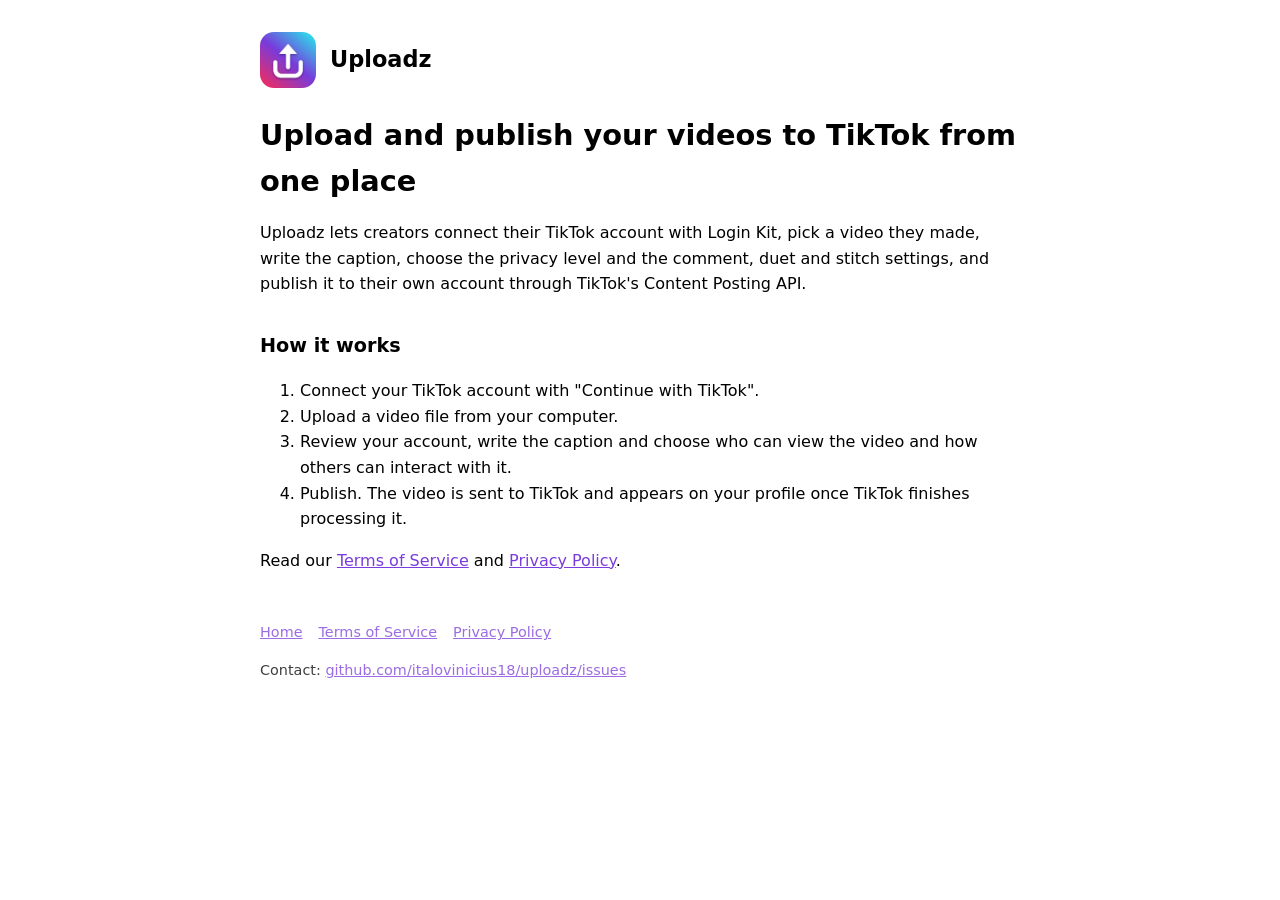
<file: index.html>
<!doctype html>
<html lang="en"><head><meta charset="utf-8"><meta name="viewport" content="width=device-width,initial-scale=1"><title>Uploadz</title><link rel="icon" href="uploadz-icon.png"><link rel="stylesheet" href="style.css"></head><body>
<header><img src="uploadz-icon.png" alt="Uploadz logo"><a href="./">Uploadz</a></header>
<h1>Upload and publish your videos to TikTok from one place</h1>
<p>Uploadz lets creators connect their TikTok account with Login Kit, pick a video they made, write the caption, choose the privacy level and the comment, duet and stitch settings, and publish it to their own account through TikTok's Content Posting API.</p>
<h2>How it works</h2>
<ol>
<li>Connect your TikTok account with "Continue with TikTok".</li>
<li>Upload a video file from your computer.</li>
<li>Review your account, write the caption and choose who can view the video and how others can interact with it.</li>
<li>Publish. The video is sent to TikTok and appears on your profile once TikTok finishes processing it.</li>
</ol>
<p>Read our <a href="terms.html">Terms of Service</a> and <a href="privacy.html">Privacy Policy</a>.</p>

<footer><nav><a href="./">Home</a><a href="terms.html">Terms of Service</a><a href="privacy.html">Privacy Policy</a></nav><p>Contact: <a href="https://github.com/italovinicius18/uploadz/issues">github.com/italovinicius18/uploadz/issues</a></p></footer>
</body></html>
</file>
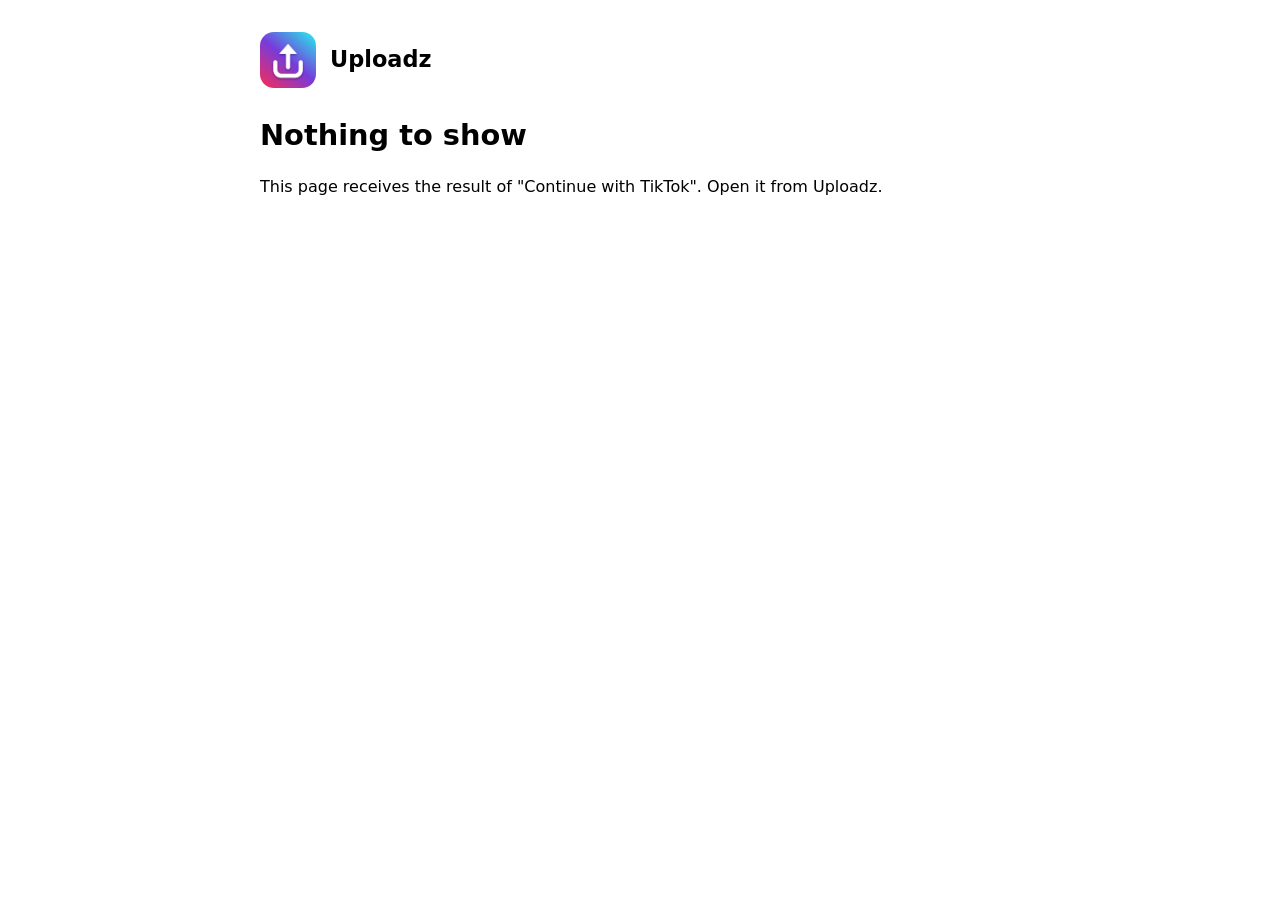
<file: callback.html>
<!doctype html>
<html lang="en"><head><meta charset="utf-8"><meta name="viewport" content="width=device-width,initial-scale=1">
<meta name="referrer" content="no-referrer"><meta name="robots" content="noindex">
<title>Uploadz - TikTok authorization</title><link rel="icon" href="uploadz-icon.png"><link rel="stylesheet" href="style.css">
<style>#code{width:100%;font:14px ui-monospace,monospace;padding:10px;box-sizing:border-box}button{font-size:1rem;padding:8px 18px;margin-top:10px;cursor:pointer}</style>
</head><body>
<header><img src="uploadz-icon.png" alt="Uploadz logo"><a href="./">Uploadz</a></header>
<div id="ok" hidden>
<h1>TikTok account connected</h1>
<p>Copy this authorization code and paste it into Uploadz. It expires in a few minutes and only works once.</p>
<textarea id="code" rows="3" readonly></textarea><br>
<button id="copy">Copy code</button> <span id="copied" hidden>Copied.</span>
</div>
<div id="err" hidden><h1>Authorization was not completed</h1><p id="errmsg"></p><p>Go back to Uploadz and start the login again.</p></div>
<div id="none" hidden><h1>Nothing to show</h1><p>This page receives the result of "Continue with TikTok". Open it from Uploadz.</p></div>
<script>
const q=new URLSearchParams(location.search), code=q.get('code'), err=q.get('error');
if(code){document.getElementById('ok').hidden=false;
  // include state so the app can check it belongs to its own login attempt
  const v=q.get('state')?code+' '+q.get('state'):code;
  const t=document.getElementById('code'); t.value=v;
  document.getElementById('copy').onclick=()=>{navigator.clipboard.writeText(v).then(()=>{document.getElementById('copied').hidden=false})};
  history.replaceState(null,'',location.pathname);
}else if(err){document.getElementById('err').hidden=false;
  document.getElementById('errmsg').textContent=err+(q.get('error_description')?': '+q.get('error_description'):'');
}else document.getElementById('none').hidden=false;
</script>
</body></html>
</file>
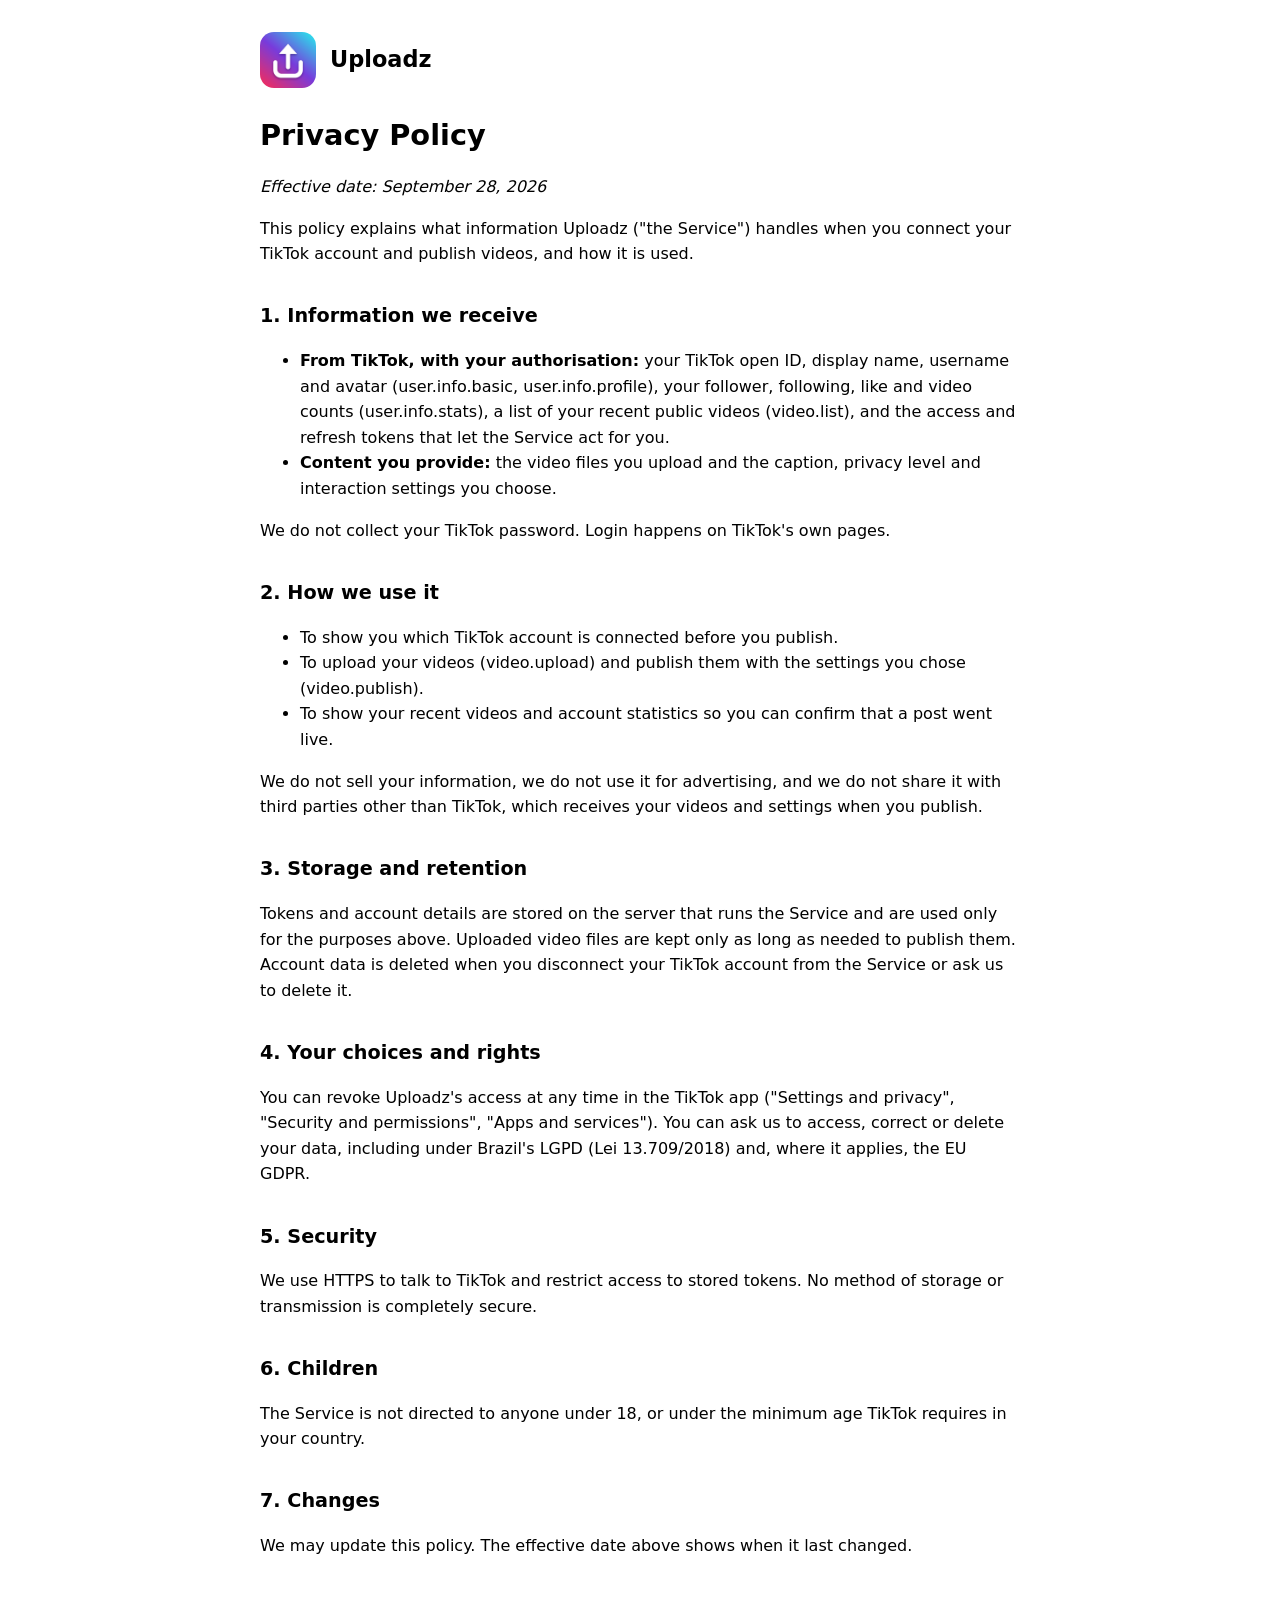
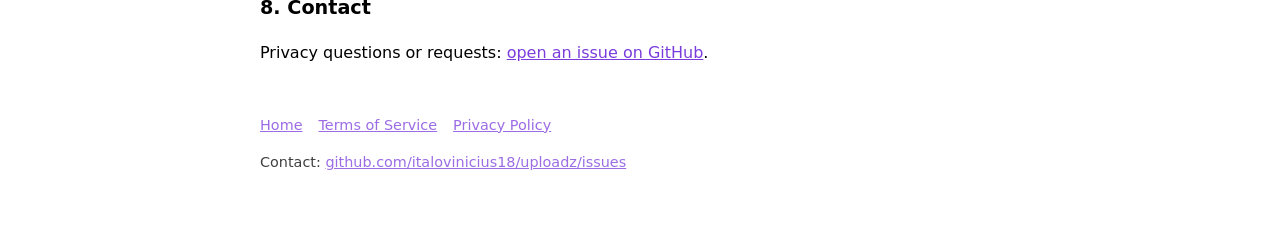
<file: privacy.html>
<!doctype html>
<html lang="en"><head><meta charset="utf-8"><meta name="viewport" content="width=device-width,initial-scale=1"><title>Uploadz - Privacy Policy</title><link rel="icon" href="uploadz-icon.png"><link rel="stylesheet" href="style.css"></head><body>
<header><img src="uploadz-icon.png" alt="Uploadz logo"><a href="./">Uploadz</a></header>
<h1>Privacy Policy</h1>
<p><em>Effective date: September 28, 2026</em></p>
<p>This policy explains what information Uploadz ("the Service") handles when you connect your TikTok account and publish videos, and how it is used.</p>
<h2>1. Information we receive</h2>
<ul>
<li><strong>From TikTok, with your authorisation:</strong> your TikTok open ID, display name, username and avatar (user.info.basic, user.info.profile), your follower, following, like and video counts (user.info.stats), a list of your recent public videos (video.list), and the access and refresh tokens that let the Service act for you.</li>
<li><strong>Content you provide:</strong> the video files you upload and the caption, privacy level and interaction settings you choose.</li>
</ul>
<p>We do not collect your TikTok password. Login happens on TikTok's own pages.</p>
<h2>2. How we use it</h2>
<ul>
<li>To show you which TikTok account is connected before you publish.</li>
<li>To upload your videos (video.upload) and publish them with the settings you chose (video.publish).</li>
<li>To show your recent videos and account statistics so you can confirm that a post went live.</li>
</ul>
<p>We do not sell your information, we do not use it for advertising, and we do not share it with third parties other than TikTok, which receives your videos and settings when you publish.</p>
<h2>3. Storage and retention</h2>
<p>Tokens and account details are stored on the server that runs the Service and are used only for the purposes above. Uploaded video files are kept only as long as needed to publish them. Account data is deleted when you disconnect your TikTok account from the Service or ask us to delete it.</p>
<h2>4. Your choices and rights</h2>
<p>You can revoke Uploadz's access at any time in the TikTok app ("Settings and privacy", "Security and permissions", "Apps and services"). You can ask us to access, correct or delete your data, including under Brazil's LGPD (Lei 13.709/2018) and, where it applies, the EU GDPR.</p>
<h2>5. Security</h2>
<p>We use HTTPS to talk to TikTok and restrict access to stored tokens. No method of storage or transmission is completely secure.</p>
<h2>6. Children</h2>
<p>The Service is not directed to anyone under 18, or under the minimum age TikTok requires in your country.</p>
<h2>7. Changes</h2>
<p>We may update this policy. The effective date above shows when it last changed.</p>
<h2>8. Contact</h2>
<p>Privacy questions or requests: <a href="https://github.com/italovinicius18/uploadz/issues">open an issue on GitHub</a>.</p>

<footer><nav><a href="./">Home</a><a href="terms.html">Terms of Service</a><a href="privacy.html">Privacy Policy</a></nav><p>Contact: <a href="https://github.com/italovinicius18/uploadz/issues">github.com/italovinicius18/uploadz/issues</a></p></footer>
</body></html>
</file>
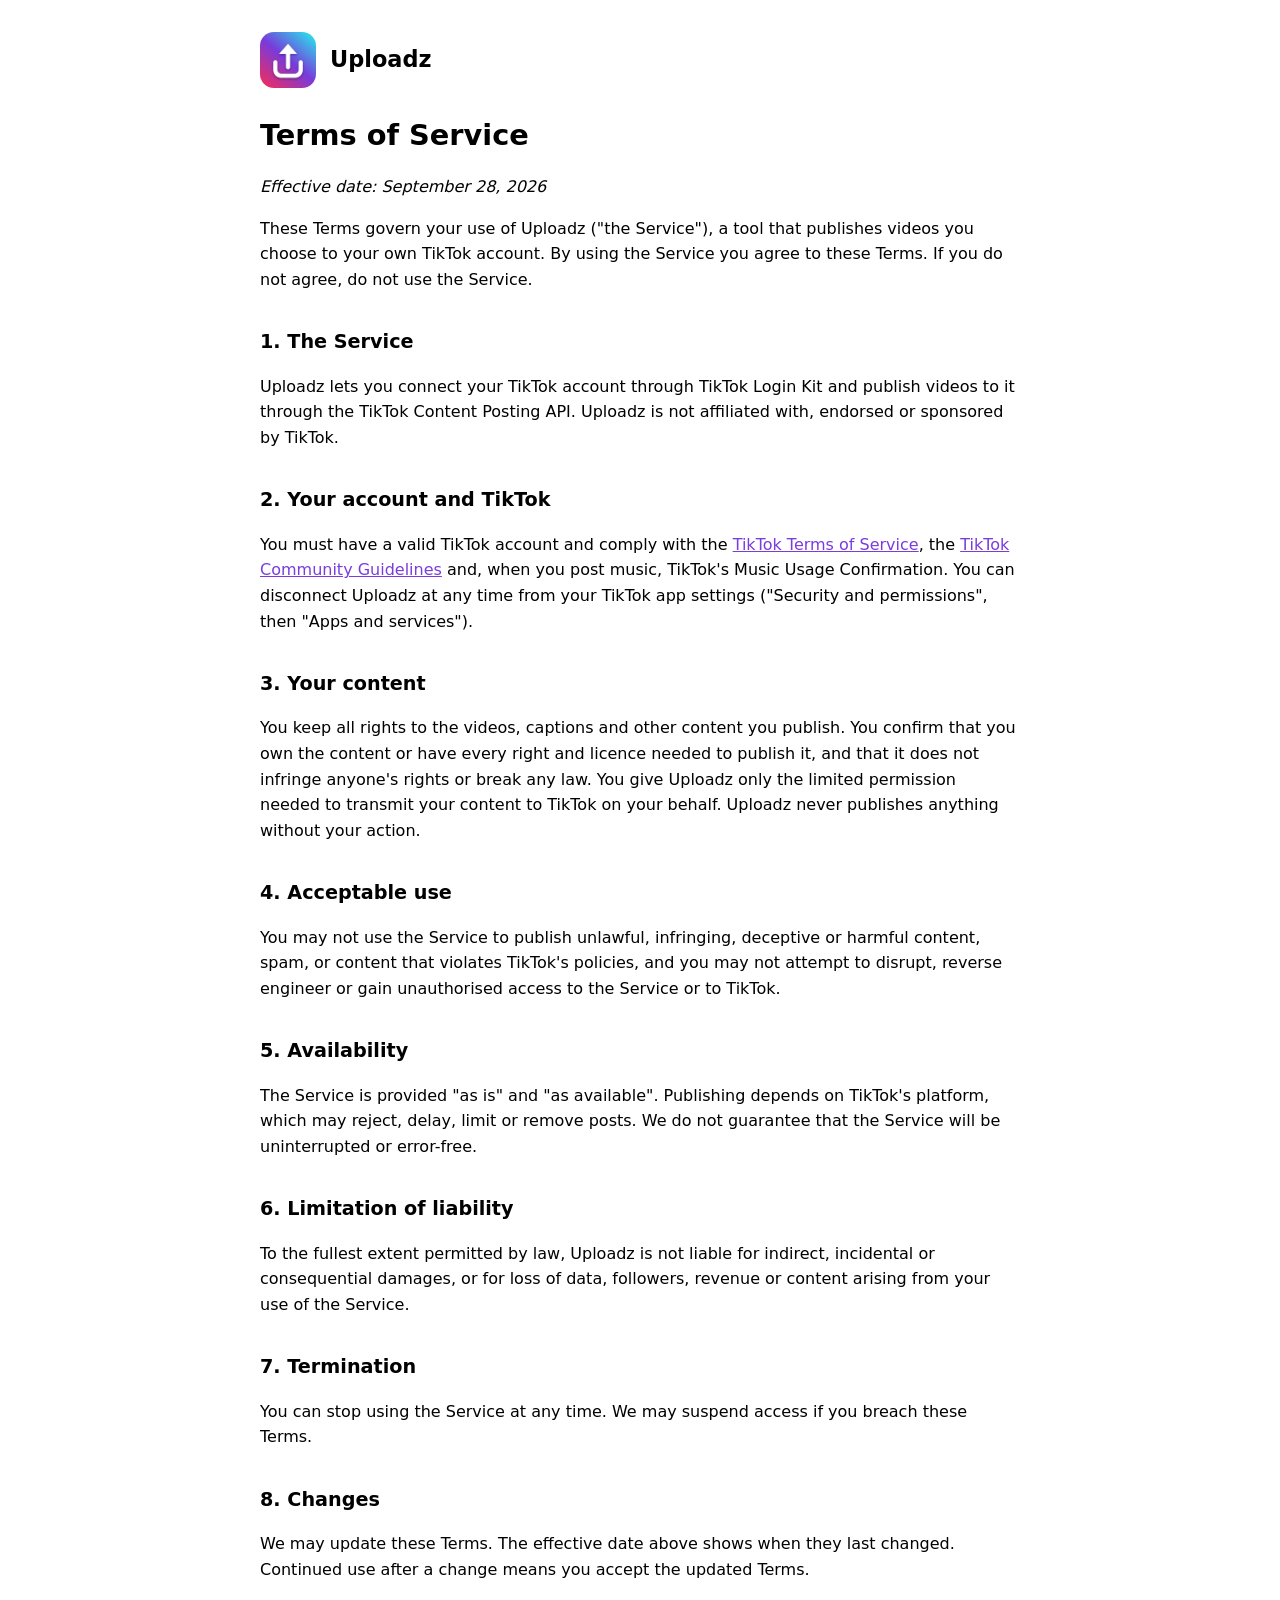
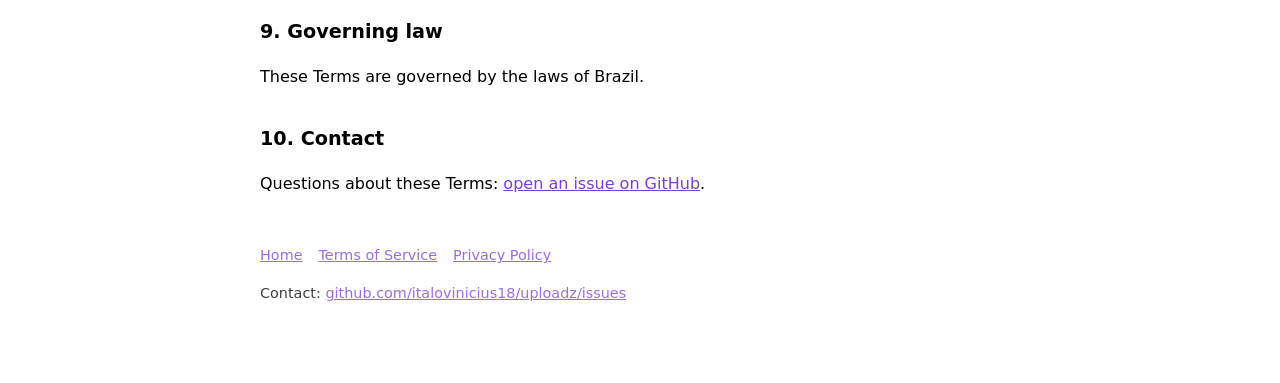
<file: terms.html>
<!doctype html>
<html lang="en"><head><meta charset="utf-8"><meta name="viewport" content="width=device-width,initial-scale=1"><title>Uploadz - Terms of Service</title><link rel="icon" href="uploadz-icon.png"><link rel="stylesheet" href="style.css"></head><body>
<header><img src="uploadz-icon.png" alt="Uploadz logo"><a href="./">Uploadz</a></header>
<h1>Terms of Service</h1>
<p><em>Effective date: September 28, 2026</em></p>
<p>These Terms govern your use of Uploadz ("the Service"), a tool that publishes videos you choose to your own TikTok account. By using the Service you agree to these Terms. If you do not agree, do not use the Service.</p>
<h2>1. The Service</h2>
<p>Uploadz lets you connect your TikTok account through TikTok Login Kit and publish videos to it through the TikTok Content Posting API. Uploadz is not affiliated with, endorsed or sponsored by TikTok.</p>
<h2>2. Your account and TikTok</h2>
<p>You must have a valid TikTok account and comply with the <a href="https://www.tiktok.com/legal/terms-of-service">TikTok Terms of Service</a>, the <a href="https://www.tiktok.com/community-guidelines">TikTok Community Guidelines</a> and, when you post music, TikTok's Music Usage Confirmation. You can disconnect Uploadz at any time from your TikTok app settings ("Security and permissions", then "Apps and services").</p>
<h2>3. Your content</h2>
<p>You keep all rights to the videos, captions and other content you publish. You confirm that you own the content or have every right and licence needed to publish it, and that it does not infringe anyone's rights or break any law. You give Uploadz only the limited permission needed to transmit your content to TikTok on your behalf. Uploadz never publishes anything without your action.</p>
<h2>4. Acceptable use</h2>
<p>You may not use the Service to publish unlawful, infringing, deceptive or harmful content, spam, or content that violates TikTok's policies, and you may not attempt to disrupt, reverse engineer or gain unauthorised access to the Service or to TikTok.</p>
<h2>5. Availability</h2>
<p>The Service is provided "as is" and "as available". Publishing depends on TikTok's platform, which may reject, delay, limit or remove posts. We do not guarantee that the Service will be uninterrupted or error-free.</p>
<h2>6. Limitation of liability</h2>
<p>To the fullest extent permitted by law, Uploadz is not liable for indirect, incidental or consequential damages, or for loss of data, followers, revenue or content arising from your use of the Service.</p>
<h2>7. Termination</h2>
<p>You can stop using the Service at any time. We may suspend access if you breach these Terms.</p>
<h2>8. Changes</h2>
<p>We may update these Terms. The effective date above shows when they last changed. Continued use after a change means you accept the updated Terms.</p>
<h2>9. Governing law</h2>
<p>These Terms are governed by the laws of Brazil.</p>
<h2>10. Contact</h2>
<p>Questions about these Terms: <a href="https://github.com/italovinicius18/uploadz/issues">open an issue on GitHub</a>.</p>

<footer><nav><a href="./">Home</a><a href="terms.html">Terms of Service</a><a href="privacy.html">Privacy Policy</a></nav><p>Contact: <a href="https://github.com/italovinicius18/uploadz/issues">github.com/italovinicius18/uploadz/issues</a></p></footer>
</body></html>
</file>
<file: style.css>
:root{color-scheme:light dark;--accent:#7a3cdc}
body{font-family:system-ui,-apple-system,"Segoe UI",Roboto,sans-serif;max-width:760px;margin:0 auto;padding:32px 20px 64px;line-height:1.6}
header{display:flex;align-items:center;gap:14px;margin-bottom:24px}
header img{width:56px;height:56px;border-radius:14px}
header a{font-weight:700;font-size:1.4rem;text-decoration:none;color:inherit}
h1{font-size:1.8rem;margin:.2em 0}h2{font-size:1.2rem;margin-top:1.8em}
a{color:var(--accent)}footer{margin-top:48px;font-size:.9rem;opacity:.75}
nav a{margin-right:16px}
</file>
